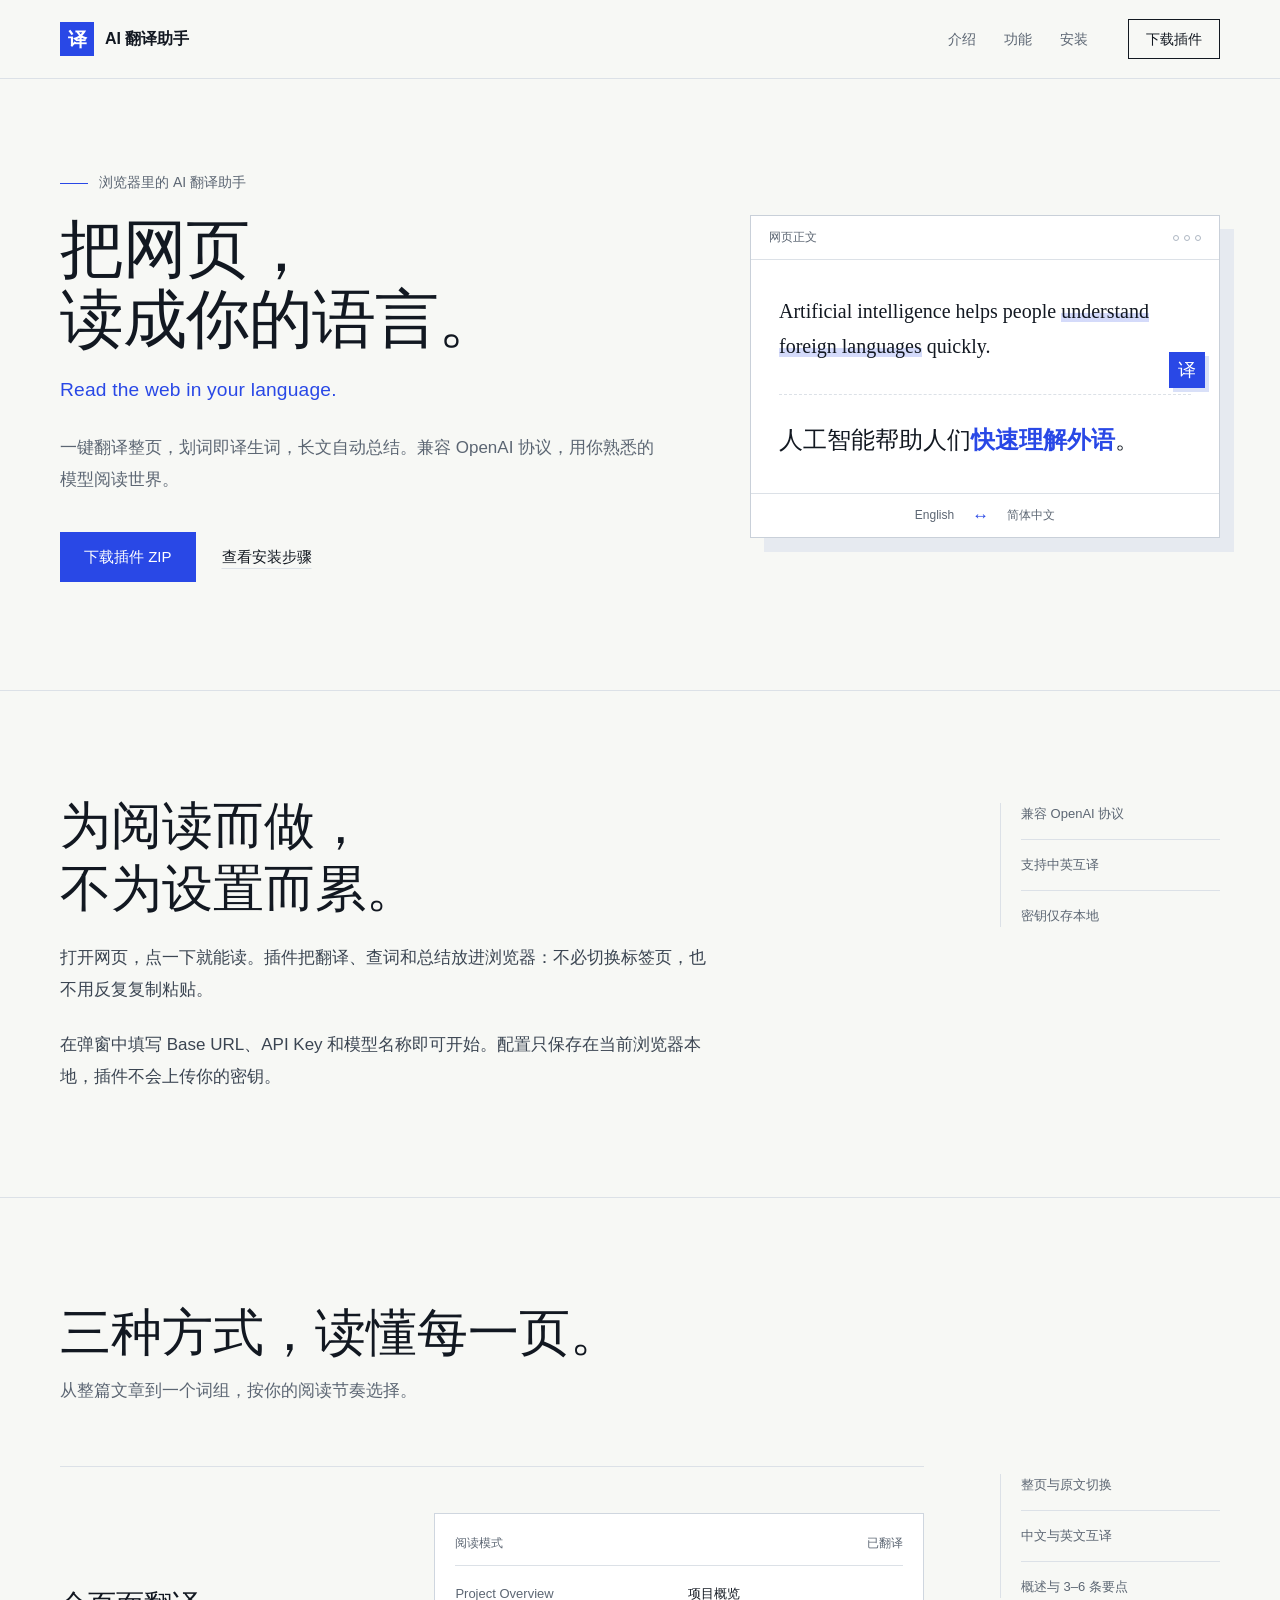
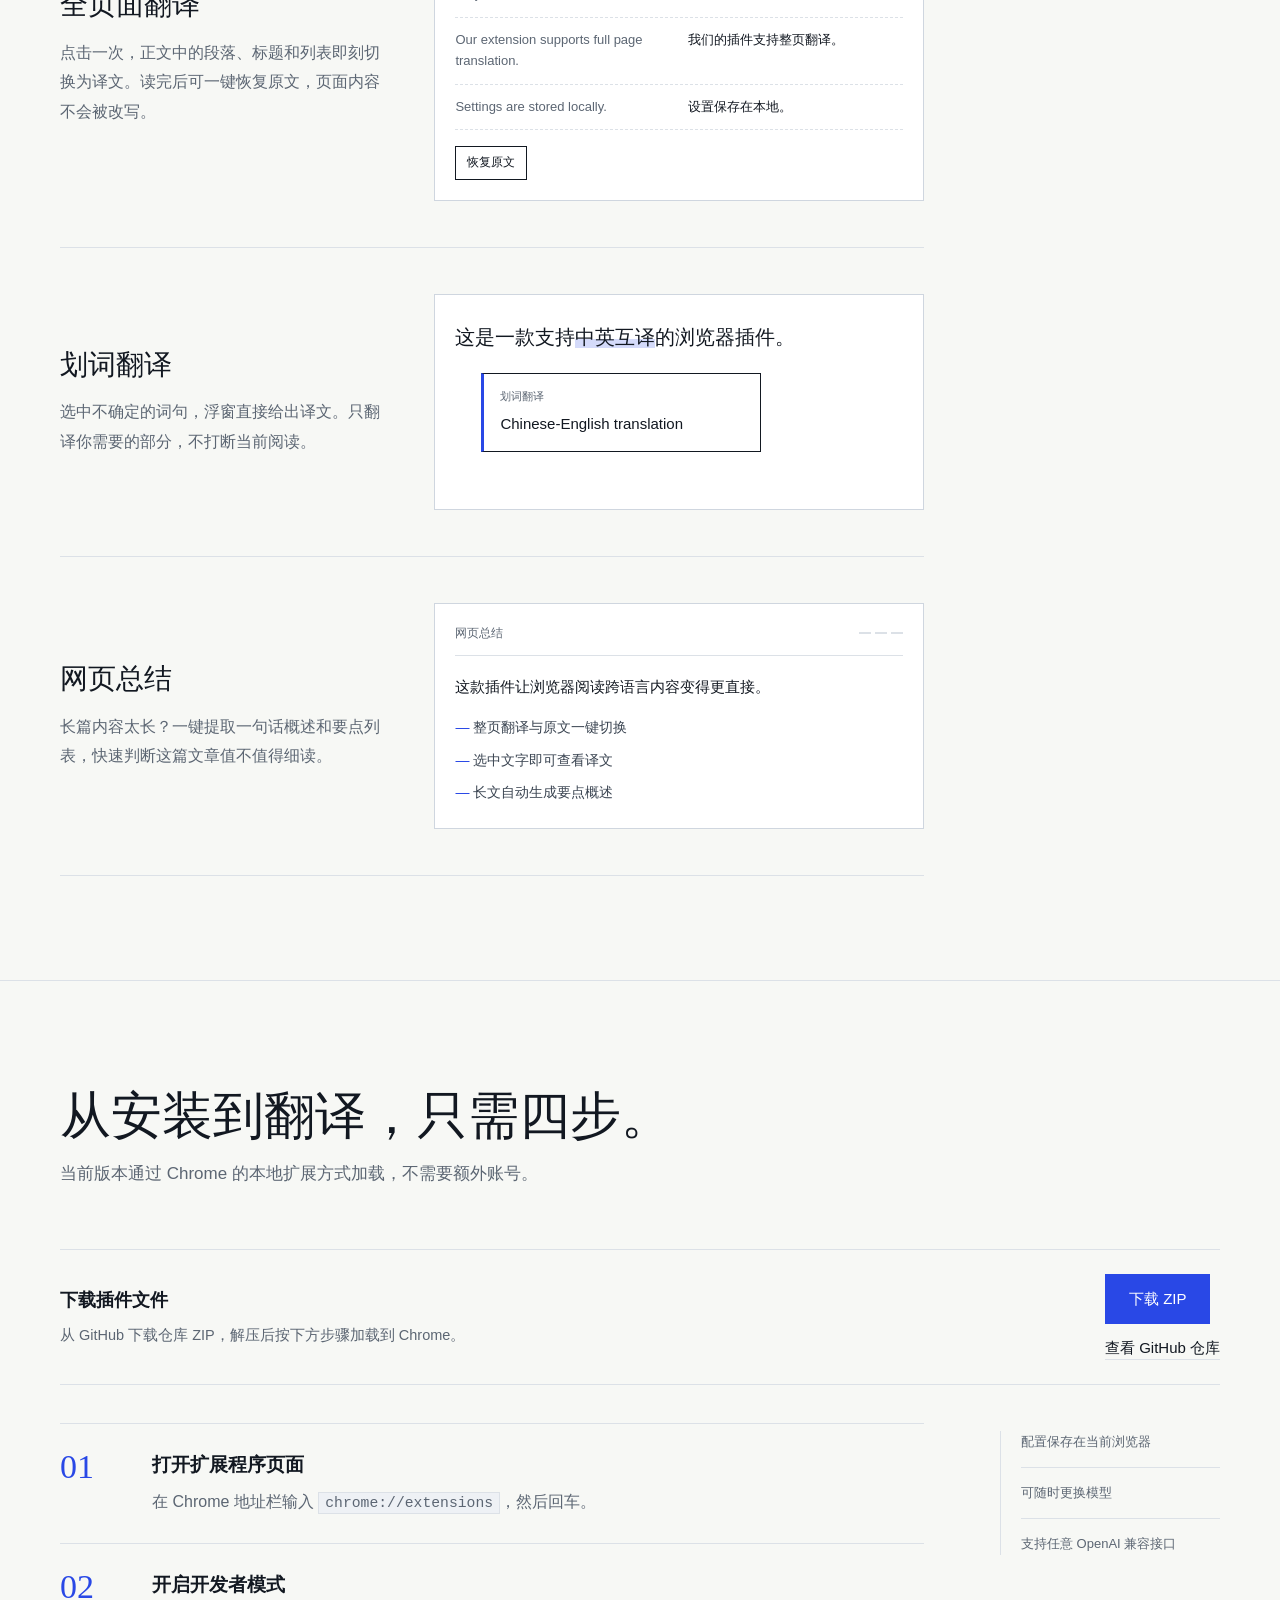
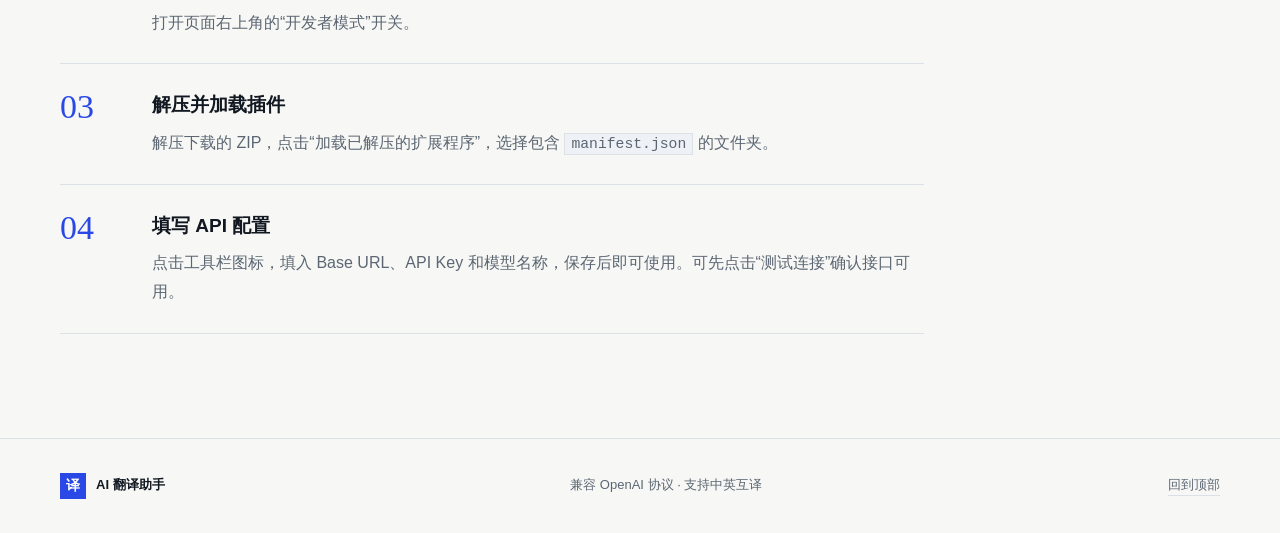
<file: Docs/index.html>
<!DOCTYPE html>
<html lang="zh-CN">
<head>
  <meta charset="UTF-8" />
  <meta name="viewport" content="width=device-width, initial-scale=1" />
  <meta name="description" content="AI 翻译助手：支持全页面翻译、划词翻译与网页总结的 Chrome 插件，兼容 OpenAI 协议，支持中英互译。" />
  <title>AI 翻译助手 · 把网页读成你的语言</title>
  <link rel="icon" href="favicon.svg" type="image/svg+xml" />
  <link rel="stylesheet" href="styles.css" />
</head>
<body>
  <a class="skip-link" href="#main">跳到主要内容</a>

  <header class="site-header" id="top">
    <div class="wrap header-inner">
      <a class="brand" href="#top" aria-label="AI 翻译助手首页">
        <span class="brand-mark" aria-hidden="true">译</span>
        <span class="brand-name">AI 翻译助手</span>
      </a>
      <nav class="site-nav" aria-label="主导航">
        <a href="#about">介绍</a>
        <a href="#features">功能</a>
        <a href="#install">安装</a>
      </nav>
      <a class="header-cta" href="https://github.com/emingze/ai-translator-extension/archive/refs/heads/master.zip" download>下载插件</a>
    </div>
  </header>

  <main id="main">
    <section class="hero" aria-labelledby="hero-title">
      <div class="wrap hero-grid">
        <div class="hero-copy">
          <p class="kicker">浏览器里的 AI 翻译助手</p>
          <h1 id="hero-title">把网页，<br />读成你的语言。</h1>
          <p class="hero-en" lang="en">Read the web in your language.</p>
          <p class="lede">一键翻译整页，划词即译生词，长文自动总结。兼容 OpenAI 协议，用你熟悉的模型阅读世界。</p>
          <div class="hero-actions">
            <a class="button" href="https://github.com/emingze/ai-translator-extension/archive/refs/heads/master.zip" download>下载插件 ZIP</a>
            <a class="quiet-link" href="#install">查看安装步骤</a>
          </div>
        </div>

        <div class="specimen" aria-label="翻译效果示意">
          <div class="specimen-bar">
            <span>网页正文</span>
            <span class="specimen-dots" aria-hidden="true"><i></i><i></i><i></i></span>
          </div>
          <div class="specimen-body">
            <p class="source" lang="en">Artificial intelligence helps people <mark>understand foreign languages</mark> quickly.</p>
            <span class="translate-chip" aria-hidden="true">译</span>
            <p class="target">人工智能帮助人们<strong>快速理解外语</strong>。</p>
          </div>
          <div class="specimen-foot">
            <span lang="en">English</span>
            <span class="swap" aria-hidden="true">↔</span>
            <span>简体中文</span>
          </div>
        </div>
      </div>
    </section>

    <section class="section" id="about" aria-labelledby="about-title">
      <div class="wrap layout">
        <div class="section-main">
          <h2 id="about-title">为阅读而做，<br />不为设置而累。</h2>
          <p class="prose">打开网页，点一下就能读。插件把翻译、查词和总结放进浏览器：不必切换标签页，也不用反复复制粘贴。</p>
          <p class="prose">在弹窗中填写 Base URL、API Key 和模型名称即可开始。配置只保存在当前浏览器本地，插件不会上传你的密钥。</p>
        </div>
        <aside class="margin-note" aria-label="产品要点">
          <p>兼容 OpenAI 协议</p>
          <p>支持中英互译</p>
          <p>密钥仅存本地</p>
        </aside>
      </div>
    </section>

    <section class="section" id="features" aria-labelledby="features-title">
      <div class="wrap">
        <div class="section-intro">
          <h2 id="features-title">三种方式，读懂每一页。</h2>
          <p>从整篇文章到一个词组，按你的阅读节奏选择。</p>
        </div>

        <div class="layout">
          <div class="section-main">
            <article class="feature">
              <div class="feature-copy">
                <h3>全页面翻译</h3>
                <p>点击一次，正文中的段落、标题和列表即刻切换为译文。读完后可一键恢复原文，页面内容不会被改写。</p>
              </div>
              <div class="feature-visual page-visual" aria-hidden="true">
                <div class="visual-bar"><span>阅读模式</span><span>已翻译</span></div>
                <div class="visual-rows">
                  <div class="row-pair"><span lang="en">Project Overview</span><strong>项目概览</strong></div>
                  <div class="row-pair"><span lang="en">Our extension supports full page translation.</span><strong>我们的插件支持整页翻译。</strong></div>
                  <div class="row-pair"><span lang="en">Settings are stored locally.</span><strong>设置保存在本地。</strong></div>
                </div>
                <div class="visual-foot"><span>恢复原文</span></div>
              </div>
            </article>

            <article class="feature">
              <div class="feature-copy">
                <h3>划词翻译</h3>
                <p>选中不确定的词句，浮窗直接给出译文。只翻译你需要的部分，不打断当前阅读。</p>
              </div>
              <div class="feature-visual selection-visual" aria-hidden="true">
                <p class="selection-sentence">这是一款支持<mark>中英互译</mark>的浏览器插件。</p>
                <div class="selection-card">
                  <span class="selection-label">划词翻译</span>
                  <strong lang="en">Chinese-English translation</strong>
                </div>
              </div>
            </article>

            <article class="feature">
              <div class="feature-copy">
                <h3>网页总结</h3>
                <p>长篇内容太长？一键提取一句话概述和要点列表，快速判断这篇文章值不值得细读。</p>
              </div>
              <div class="feature-visual summary-visual" aria-hidden="true">
                <div class="summary-head"><span>网页总结</span><span class="summary-lines"><i></i><i></i><i></i></span></div>
                <p class="summary-lead">这款插件让浏览器阅读跨语言内容变得更直接。</p>
                <ul>
                  <li>整页翻译与原文一键切换</li>
                  <li>选中文字即可查看译文</li>
                  <li>长文自动生成要点概述</li>
                </ul>
              </div>
            </article>
          </div>
          <aside class="margin-note" aria-label="功能补充说明">
            <p>整页与原文切换</p>
            <p>中文与英文互译</p>
            <p>概述与 3–6 条要点</p>
          </aside>
        </div>
      </div>
    </section>

    <section class="section install" id="install" aria-labelledby="install-title">
      <div class="wrap">
        <div class="section-intro">
          <h2 id="install-title">从安装到翻译，只需四步。</h2>
          <p>当前版本通过 Chrome 的本地扩展方式加载，不需要额外账号。</p>
        </div>

        <div class="download-panel">
          <div>
            <h3>下载插件文件</h3>
            <p>从 GitHub 下载仓库 ZIP，解压后按下方步骤加载到 Chrome。</p>
          </div>
          <div class="download-actions">
            <a class="button" href="https://github.com/emingze/ai-translator-extension/archive/refs/heads/master.zip" download>下载 ZIP</a>
            <a class="quiet-link" href="https://github.com/emingze/ai-translator-extension" target="_blank" rel="noopener noreferrer">查看 GitHub 仓库</a>
          </div>
        </div>

        <div class="layout">
          <ol class="section-main steps">
            <li>
              <span class="step-number" aria-hidden="true">01</span>
              <div>
                <h3>打开扩展程序页面</h3>
                <p>在 Chrome 地址栏输入 <code>chrome://extensions</code>，然后回车。</p>
              </div>
            </li>
            <li>
              <span class="step-number" aria-hidden="true">02</span>
              <div>
                <h3>开启开发者模式</h3>
                <p>打开页面右上角的“开发者模式”开关。</p>
              </div>
            </li>
            <li>
              <span class="step-number" aria-hidden="true">03</span>
              <div>
                <h3>解压并加载插件</h3>
                <p>解压下载的 ZIP，点击“加载已解压的扩展程序”，选择包含 <code>manifest.json</code> 的文件夹。</p>
              </div>
            </li>
            <li>
              <span class="step-number" aria-hidden="true">04</span>
              <div>
                <h3>填写 API 配置</h3>
                <p>点击工具栏图标，填入 Base URL、API Key 和模型名称，保存后即可使用。可先点击“测试连接”确认接口可用。</p>
              </div>
            </li>
          </ol>
          <aside class="margin-note" aria-label="安装提示">
            <p>配置保存在当前浏览器</p>
            <p>可随时更换模型</p>
            <p>支持任意 OpenAI 兼容接口</p>
          </aside>
        </div>
      </div>
    </section>
  </main>

  <footer class="site-footer">
    <div class="wrap footer-inner">
      <div class="footer-brand">
        <span class="brand-mark small" aria-hidden="true">译</span>
        <span>AI 翻译助手</span>
      </div>
      <p>兼容 OpenAI 协议 · 支持中英互译</p>
      <a href="#top">回到顶部</a>
    </div>
  </footer>
</body>
</html>
</file>
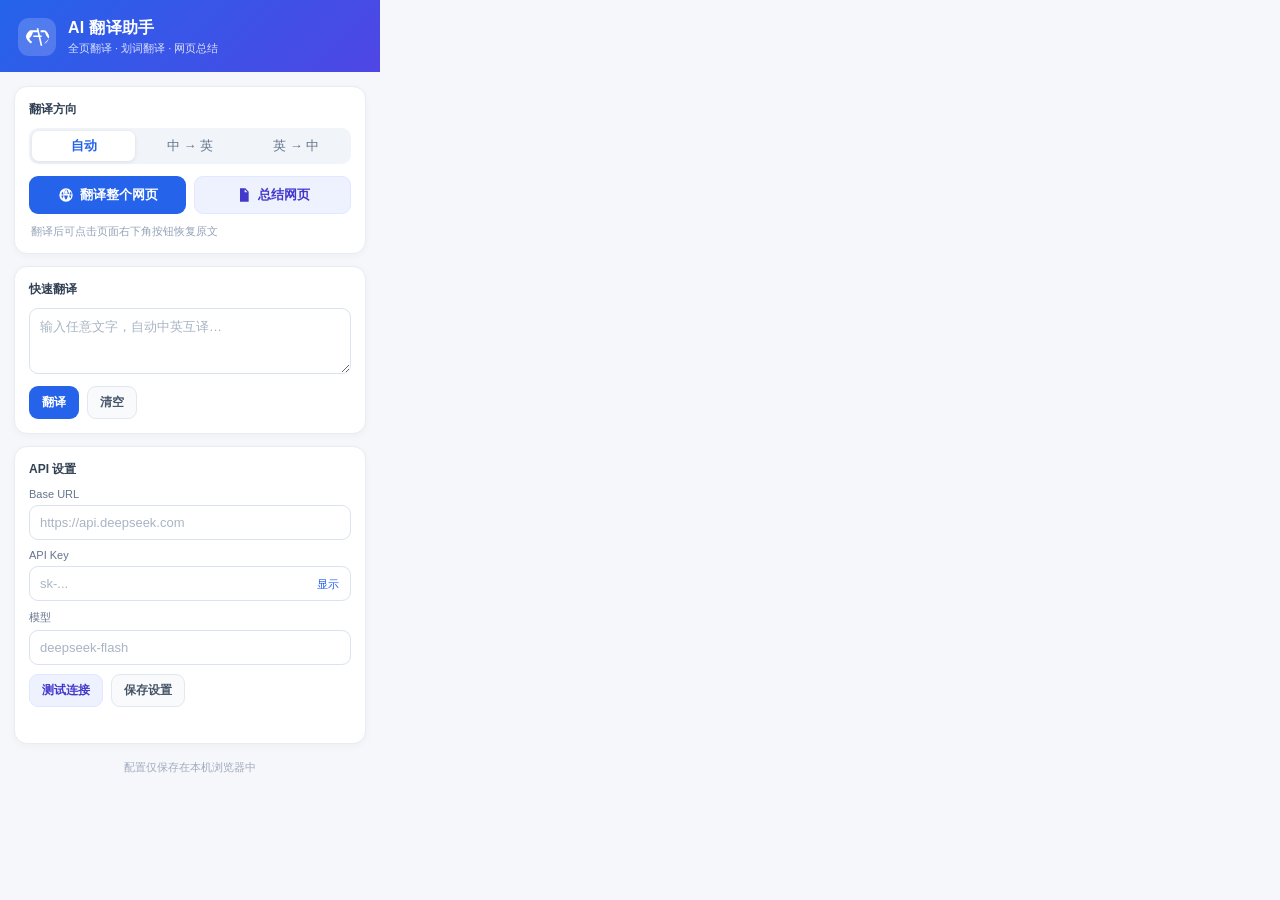
<file: popup.html>
<!DOCTYPE html>
<html lang="zh-CN">
<head>
  <meta charset="UTF-8" />
  <meta name="viewport" content="width=device-width, initial-scale=1.0" />
  <title>AI 翻译助手</title>
  <link rel="stylesheet" href="popup.css" />
</head>
<body>
  <header class="header">
    <div class="logo">
      <svg viewBox="0 0 24 24" aria-hidden="true"><path d="M4 5h9v2H7.6c-.5 2.4-1.8 4.5-3.6 6 .7 1.3 1.7 2.4 2.9 3.3l-1.3 1.5C3.4 16 2 14.3 1.2 12.4L0.9 11l.3-1.4C2 7.7 3.4 6 5.4 4.7L4 5Zm14.6 0 1.4.4c1.3 1.2 2.3 2.7 2.9 4.4l.3 1.4-.3 1.4c-.6 1.8-1.6 3.4-2.9 4.7l-1.4.4 1.3-1.5c1.2-.9 2.2-2 2.9-3.3-1.8-1.5-3.1-3.6-3.6-6H15V5h3.6ZM11.2 3h1.6l3.8 17h-1.6l-3.8-17ZM8 10h8v1.5H8V10Z" fill="currentColor"/></svg>
    </div>
    <div class="header-text">
      <h1>AI 翻译助手</h1>
      <p>全页翻译 · 划词翻译 · 网页总结</p>
    </div>
  </header>

  <main>
    <section class="card">
      <div class="section-title">翻译方向</div>
      <div class="segmented" role="radiogroup" aria-label="翻译方向">
        <label><input type="radio" name="direction" value="auto" checked /><span>自动</span></label>
        <label><input type="radio" name="direction" value="zh-en" /><span>中 → 英</span></label>
        <label><input type="radio" name="direction" value="en-zh" /><span>英 → 中</span></label>
      </div>
      <div class="action-grid">
        <button id="translatePage" class="btn btn-primary">
          <svg viewBox="0 0 24 24" aria-hidden="true"><path d="M12 2a10 10 0 1 0 0 20 10 10 0 0 0 0-20Zm0 1.6c1.5 1.6 2.5 3.8 2.8 6.4H9.2c.3-2.6 1.3-4.8 2.8-6.4ZM6.2 6.7c1 1.2 1.8 2.7 2.2 4.5H5.3c.2-1.6.5-3.1 1-4.5Zm-.9 6.2h3.1c-.4 1.8-1.2 3.3-2.2 4.5-.5-1.4-.8-2.9-1-4.5Zm3.9 0h5.6c-.3 2.6-1.3 4.8-2.8 6.4-1.5-1.6-2.5-3.8-2.8-6.4Zm7.5 0h3.1c-.2 1.6-.5 3.1-1 4.5-1-1.2-1.8-2.7-2.1-4.5Zm.5-1.7c.4-1.8 1.2-3.3 2.2-4.5.5 1.4.8 2.9 1 4.5h-3.2ZM13.6 4c1.5 1.6 2.5 3.8 2.8 6.4H9.6c.3-2.6 1.3-4.8 2.8-6.4Z" fill="currentColor"/></svg>
          翻译整个网页
        </button>
        <button id="summarizePage" class="btn btn-secondary">
          <svg viewBox="0 0 24 24" aria-hidden="true"><path d="M6 2h8l5 5v15H6V2Zm7 1.8V8h4.2L13 3.8ZM8.5 11h8v1.5h-8V11Zm0 3.5h8V16h-8v-1.5Zm0 3.5h5V19.5h-5V18Z" fill="currentColor"/></svg>
          总结网页
        </button>
      </div>
      <p class="hint">翻译后可点击页面右下角按钮恢复原文</p>
    </section>

    <section class="card">
      <div class="section-title">快速翻译</div>
      <textarea id="quickInput" rows="3" placeholder="输入任意文字，自动中英互译…"></textarea>
      <div class="btn-row">
        <button id="quickTranslate" class="btn btn-primary btn-sm">翻译</button>
        <button id="clearResult" class="btn btn-ghost btn-sm">清空</button>
      </div>
      <div id="result" class="result" hidden></div>
    </section>

    <section class="card">
      <div class="section-title">
        API 设置
        <span id="saveStatus" class="save-status"></span>
      </div>
      <label class="field">
        <span>Base URL</span>
        <input id="baseUrl" type="text" placeholder="https://api.deepseek.com" autocomplete="off" spellcheck="false" />
      </label>
      <label class="field">
        <span>API Key</span>
        <span class="input-wrap">
          <input id="apiKey" type="password" placeholder="sk-..." autocomplete="off" spellcheck="false" />
          <button id="toggleKey" class="text-btn" type="button">显示</button>
        </span>
      </label>
      <label class="field">
        <span>模型</span>
        <input id="model" type="text" placeholder="deepseek-flash" autocomplete="off" spellcheck="false" />
      </label>
      <div class="btn-row">
        <button id="testConnection" class="btn btn-secondary btn-sm">测试连接</button>
        <button id="saveConfig" class="btn btn-ghost btn-sm">保存设置</button>
      </div>
      <p id="settingsMsg" class="msg"></p>
    </section>
  </main>

  <footer>配置仅保存在本机浏览器中</footer>
  <div id="popupToast" class="popup-toast" hidden></div>
  <script src="popup.js"></script>
</body>
</html>
</file>
<file: Docs/styles.css>
:root {
  --paper: #f7f8f5;
  --surface: #ffffff;
  --ink: #121821;
  --muted: #5c6673;
  --rule: #dce1e7;
  --accent: #2948e6;
  --accent-dark: #1d37c4;
  --wash: #eef1f5;
  --display: "Iowan Old Style", "Palatino Linotype", "Songti SC", "STSong", "Noto Serif SC", SimSun, serif;
  --sans: -apple-system, BlinkMacSystemFont, "Segoe UI", "PingFang SC", "Microsoft YaHei", sans-serif;
  --mono: ui-monospace, SFMono-Regular, Menlo, Consolas, monospace;
}

*,
*::before,
*::after {
  box-sizing: border-box;
}

html {
  scroll-behavior: smooth;
}

body {
  margin: 0;
  background: var(--paper);
  color: var(--ink);
  font-family: var(--sans);
  font-size: 16px;
  line-height: 1.6;
  -webkit-font-smoothing: antialiased;
}

a {
  color: inherit;
}

a:focus-visible {
  outline: 2px solid var(--accent);
  outline-offset: 4px;
}

.wrap {
  width: min(100% - 80px, 1160px);
  margin-inline: auto;
}

.skip-link {
  position: absolute;
  left: 16px;
  top: -60px;
  z-index: 10;
  padding: 10px 16px;
  background: var(--ink);
  color: #fff;
  text-decoration: none;
}

.skip-link:focus {
  top: 12px;
}

.site-header {
  border-bottom: 1px solid var(--rule);
}

.header-inner {
  display: flex;
  align-items: center;
  gap: 40px;
  min-height: 78px;
}

.brand {
  display: inline-flex;
  align-items: center;
  gap: 11px;
  text-decoration: none;
  font-weight: 600;
  white-space: nowrap;
}

.brand-mark {
  display: inline-grid;
  place-items: center;
  width: 34px;
  height: 34px;
  background: var(--accent);
  color: #fff;
  font-family: var(--display);
  font-size: 19px;
  line-height: 1;
}

.brand-mark.small {
  width: 26px;
  height: 26px;
  font-size: 14px;
}

.site-nav {
  display: flex;
  gap: 28px;
  margin-left: auto;
}

.site-nav a {
  color: var(--muted);
  text-decoration: none;
  font-size: 14px;
}

.site-nav a:hover {
  color: var(--accent);
}

.header-cta {
  display: inline-block;
  padding: 8px 17px;
  border: 1px solid var(--ink);
  text-decoration: none;
  font-size: 14px;
  white-space: nowrap;
  transition: background 0.15s ease, color 0.15s ease;
}

.header-cta:hover {
  background: var(--ink);
  color: #fff;
}

.hero {
  padding: 92px 0 108px;
  border-bottom: 1px solid var(--rule);
}

.hero-grid {
  display: grid;
  grid-template-columns: minmax(0, 1.12fr) minmax(360px, 0.88fr);
  gap: 72px;
  align-items: center;
}

.kicker {
  margin: 0 0 22px;
  color: var(--muted);
  font-size: 14px;
}

.kicker::before {
  content: "";
  display: inline-block;
  width: 28px;
  height: 1px;
  margin-right: 11px;
  background: var(--accent);
  vertical-align: middle;
}

h1,
h2,
h3 {
  font-family: var(--display);
  font-weight: 500;
}

h1 {
  margin: 0;
  font-size: clamp(3rem, 5vw, 4.9rem);
  line-height: 1.09;
  letter-spacing: -0.015em;
}

.hero-en {
  margin: 20px 0 0;
  color: var(--accent);
  font-size: clamp(1rem, 1.5vw, 1.2rem);
  letter-spacing: 0.01em;
}

.lede {
  max-width: 35em;
  margin: 26px 0 0;
  color: var(--muted);
  font-size: 17px;
  line-height: 1.9;
}

.hero-actions {
  display: flex;
  align-items: center;
  gap: 26px;
  margin-top: 36px;
}

.button {
  display: inline-block;
  padding: 13px 24px;
  background: var(--accent);
  color: #fff;
  text-decoration: none;
  font-size: 15px;
  transition: background 0.15s ease;
}

.button:hover {
  background: var(--accent-dark);
}

.quiet-link {
  color: var(--ink);
  font-size: 15px;
  text-decoration: underline;
  text-decoration-color: var(--rule);
  text-underline-offset: 6px;
}

.quiet-link:hover {
  color: var(--accent);
  text-decoration-color: var(--accent);
}

.specimen {
  width: 100%;
  max-width: 470px;
  justify-self: end;
  background: var(--surface);
  border: 1px solid #c9d0d9;
  box-shadow: 14px 14px 0 #e6eaf0;
}

.specimen-bar,
.specimen-foot {
  display: flex;
  align-items: center;
  justify-content: space-between;
  padding: 12px 18px;
  color: var(--muted);
  font-size: 12px;
}

.specimen-bar {
  border-bottom: 1px solid var(--rule);
}

.specimen-dots {
  display: inline-flex;
  gap: 5px;
}

.specimen-dots i {
  width: 6px;
  height: 6px;
  border: 1px solid #aeb7c3;
  border-radius: 50%;
}

.specimen-body {
  position: relative;
  padding: 34px 28px 32px;
}

.source {
  margin: 0;
  font-family: var(--display);
  font-size: 20px;
  line-height: 1.75;
}

mark {
  background: linear-gradient(transparent 58%, rgba(41, 72, 230, 0.2) 58%);
  color: inherit;
}

.translate-chip {
  position: absolute;
  right: 14px;
  top: 92px;
  display: grid;
  place-items: center;
  width: 36px;
  height: 36px;
  background: var(--accent);
  color: #fff;
  font-family: var(--display);
  font-size: 18px;
  box-shadow: 4px 4px 0 #d9e0f8;
  animation: chip-in 0.4s ease-out 0.5s both;
}

.target {
  margin: 30px 0 0;
  padding-top: 26px;
  border-top: 1px dashed var(--rule);
  font-family: var(--display);
  font-size: 24px;
  line-height: 1.65;
  animation: specimen-in 0.6s ease-out 0.1s both;
}

.target strong {
  color: var(--accent);
  font-weight: 600;
}

.specimen-foot {
  justify-content: center;
  gap: 18px;
  border-top: 1px solid var(--rule);
}

.swap {
  color: var(--accent);
  font-size: 17px;
  line-height: 1;
}

@keyframes specimen-in {
  from { opacity: 0; transform: translateY(10px); }
  to { opacity: 1; transform: translateY(0); }
}

@keyframes chip-in {
  from { opacity: 0; transform: translateY(6px) scale(0.9); }
  to { opacity: 1; transform: translateY(0) scale(1); }
}

.section {
  padding: 104px 0;
  border-bottom: 1px solid var(--rule);
}

.layout {
  display: grid;
  grid-template-columns: minmax(0, 1fr) 220px;
  gap: 76px;
  align-items: start;
}

.section-main {
  min-width: 0;
}

.section h2,
.section-intro h2 {
  margin: 0;
  font-size: clamp(2.2rem, 4vw, 3.4rem);
  line-height: 1.22;
}

.prose {
  max-width: 38em;
  margin: 22px 0 0;
  color: #3b4552;
  font-size: 17px;
  line-height: 1.9;
}

.margin-note {
  margin-top: 8px;
  padding-left: 20px;
  border-left: 1px solid var(--rule);
  color: var(--muted);
  font-size: 13px;
  line-height: 1.7;
}

.margin-note p {
  margin: 0;
}

.margin-note p + p {
  margin-top: 14px;
  padding-top: 14px;
  border-top: 1px solid var(--rule);
}

.section-intro {
  margin-bottom: 62px;
}

.section-intro p {
  margin: 12px 0 0;
  color: var(--muted);
  font-size: 17px;
}

.download-panel {
  display: flex;
  align-items: center;
  justify-content: space-between;
  gap: 36px;
  margin-bottom: 38px;
  padding: 24px 0;
  border-top: 1px solid var(--rule);
  border-bottom: 1px solid var(--rule);
}

.download-panel h3 {
  margin: 0 0 8px;
  font-family: var(--sans);
  font-size: 18px;
  font-weight: 600;
}

.download-panel p {
  margin: 0;
  color: var(--muted);
  font-size: 14.5px;
  line-height: 1.7;
}

.download-actions {
  display: flex;
  flex: none;
  flex-direction: column;
  align-items: flex-start;
  gap: 12px;
}

.feature {
  display: grid;
  grid-template-columns: minmax(0, 0.8fr) minmax(0, 1.2fr);
  gap: 48px;
  align-items: center;
  padding: 46px 0;
  border-top: 1px solid var(--rule);
}

.feature:last-child {
  border-bottom: 1px solid var(--rule);
}

.feature h3 {
  margin: 0 0 14px;
  font-size: 28px;
  line-height: 1.3;
}

.feature-copy p {
  margin: 0;
  color: var(--muted);
  line-height: 1.85;
}

.feature-visual {
  min-height: 216px;
  padding: 20px;
  background: var(--surface);
  border: 1px solid #cfd6df;
}

.visual-bar,
.summary-head {
  display: flex;
  align-items: center;
  justify-content: space-between;
  padding-bottom: 12px;
  border-bottom: 1px solid var(--rule);
  color: var(--muted);
  font-size: 12px;
}

.visual-rows {
  margin-top: 6px;
}

.row-pair {
  display: grid;
  grid-template-columns: 1fr 1fr;
  gap: 18px;
  padding: 12px 0;
  border-bottom: 1px dashed var(--rule);
  font-size: 13px;
  line-height: 1.6;
}

.row-pair span {
  color: var(--muted);
}

.row-pair strong {
  font-weight: 500;
}

.visual-foot {
  display: inline-block;
  margin-top: 16px;
  padding: 6px 11px;
  border: 1px solid var(--ink);
  font-size: 12px;
}

.selection-sentence {
  margin: 4px 0 0;
  font-family: var(--display);
  font-size: 20px;
  line-height: 1.8;
}

.selection-card {
  width: min(280px, 100%);
  margin: 18px 0 0 26px;
  padding: 14px 16px;
  background: var(--surface);
  border: 1px solid var(--ink);
  border-left: 3px solid var(--accent);
}

.selection-label {
  display: block;
  margin-bottom: 6px;
  color: var(--muted);
  font-size: 11px;
}

.selection-card strong {
  font-size: 15px;
  font-weight: 500;
}

.summary-lines {
  display: inline-flex;
  gap: 4px;
}

.summary-lines i {
  width: 12px;
  height: 2px;
  background: var(--rule);
}

.summary-lead {
  margin: 18px 0 12px;
  font-size: 15px;
  line-height: 1.7;
}

.summary-visual ul {
  margin: 0;
  padding: 0;
  list-style: none;
  font-size: 14px;
}

.summary-visual li {
  position: relative;
  padding: 5px 0 5px 18px;
  color: #3b4552;
}

.summary-visual li::before {
  content: "—";
  position: absolute;
  left: 0;
  color: var(--accent);
}

.steps {
  margin: 0;
  padding: 0;
  list-style: none;
}

.steps li {
  display: grid;
  grid-template-columns: 66px 1fr;
  gap: 26px;
  padding: 26px 0;
  border-top: 1px solid var(--rule);
}

.steps li:last-child {
  border-bottom: 1px solid var(--rule);
}

.step-number {
  color: var(--accent);
  font-family: var(--display);
  font-size: 34px;
  line-height: 1;
}

.steps h3 {
  margin: 0 0 8px;
  font-family: var(--sans);
  font-size: 19px;
  font-weight: 600;
}

.steps p {
  margin: 0;
  color: var(--muted);
  line-height: 1.8;
}

code {
  padding: 2px 6px;
  background: var(--wash);
  border: 1px solid var(--rule);
  font-family: var(--mono);
  font-size: 0.92em;
}

.site-footer {
  padding: 34px 0;
}

.footer-inner {
  display: flex;
  align-items: center;
  justify-content: space-between;
  gap: 24px;
  color: var(--muted);
  font-size: 13px;
}

.footer-brand {
  display: inline-flex;
  align-items: center;
  gap: 10px;
  color: var(--ink);
  font-weight: 600;
}

.footer-inner p {
  margin: 0;
}

.footer-inner a {
  text-decoration: none;
  border-bottom: 1px solid var(--rule);
}

.footer-inner a:hover {
  color: var(--accent);
  border-color: var(--accent);
}

@media (max-width: 980px) {
  .wrap {
    width: min(100% - 48px, 1160px);
  }

  .hero {
    padding: 72px 0 88px;
  }

  .hero-grid {
    grid-template-columns: 1fr;
    gap: 56px;
  }

  .specimen {
    max-width: 520px;
    justify-self: start;
  }

  .layout {
    grid-template-columns: 1fr;
    gap: 28px;
  }

  .margin-note {
    display: grid;
    grid-template-columns: repeat(3, 1fr);
    gap: 16px;
    margin-top: 12px;
    padding: 18px 0 0;
    border-left: 0;
    border-top: 1px solid var(--rule);
  }

  .margin-note p,
  .margin-note p + p {
    margin: 0;
    padding: 0;
    border: 0;
  }

  .feature {
    grid-template-columns: 1fr;
    gap: 24px;
    padding: 38px 0;
  }
}

@media (max-width: 640px) {
  .wrap {
    width: calc(100% - 36px);
  }

  .header-inner {
    gap: 14px;
    min-height: 66px;
  }

  .site-nav {
    display: none;
  }

  .header-cta {
    margin-left: auto;
    padding: 7px 13px;
    font-size: 13px;
  }

  .brand-name {
    font-size: 14px;
  }

  .hero {
    padding: 56px 0 72px;
  }

  h1 {
    font-size: clamp(2.7rem, 11vw, 4rem);
  }

  .kicker {
    font-size: 13px;
  }

  .lede {
    font-size: 15.5px;
  }

  .hero-actions {
    flex-direction: column;
    align-items: flex-start;
    gap: 16px;
  }

  .specimen {
    box-shadow: 8px 8px 0 #e6eaf0;
  }

  .specimen-body {
    padding: 26px 20px;
  }

  .source {
    font-size: 17px;
  }

  .target {
    font-size: 20px;
  }

  .translate-chip {
    right: 12px;
    top: 78px;
    width: 32px;
    height: 32px;
    font-size: 16px;
  }

  .section {
    padding: 72px 0;
  }

  .section h2,
  .section-intro h2 {
    font-size: clamp(2rem, 8vw, 2.8rem);
  }

  .section-intro {
    margin-bottom: 42px;
  }

  .section-intro p {
    font-size: 15.5px;
  }

  .prose {
    font-size: 15.5px;
  }

  .download-panel {
    flex-direction: column;
    align-items: flex-start;
    gap: 20px;
    margin-bottom: 26px;
    padding: 20px 0;
  }

  .download-actions {
    width: 100%;
  }

  .margin-note {
    grid-template-columns: 1fr;
    gap: 8px;
  }

  .margin-note p + p {
    padding-top: 8px;
    border-top: 1px solid var(--rule);
  }

  .feature-visual {
    padding: 16px;
  }

  .row-pair {
    grid-template-columns: 1fr;
    gap: 5px;
  }

  .selection-sentence {
    font-size: 18px;
  }

  .selection-card {
    margin-left: 12px;
  }

  .steps li {
    grid-template-columns: 44px 1fr;
    gap: 16px;
    padding: 22px 0;
  }

  .step-number {
    font-size: 26px;
  }

  .footer-inner {
    flex-direction: column;
    align-items: flex-start;
    gap: 14px;
  }
}

@media (prefers-reduced-motion: reduce) {
  html {
    scroll-behavior: auto;
  }

  *,
  *::before,
  *::after {
    animation: none !important;
    transition: none !important;
  }
}
</file>
<file: popup.css>
* { box-sizing: border-box; }

body {
  width: 380px;
  margin: 0;
  padding: 0;
  font-family: -apple-system, BlinkMacSystemFont, "Segoe UI", "PingFang SC", "Microsoft YaHei", sans-serif;
  color: #1e293b;
  background: #f5f7fb;
  font-size: 13px;
}

.header {
  display: flex;
  align-items: center;
  gap: 12px;
  padding: 18px 18px 16px;
  color: #fff;
  background: linear-gradient(135deg, #2563eb 0%, #4f46e5 100%);
}

.logo {
  width: 38px;
  height: 38px;
  flex: none;
  display: grid;
  place-items: center;
  border-radius: 11px;
  background: rgba(255, 255, 255, 0.18);
}

.logo svg { width: 25px; height: 25px; }

.header-text h1 { margin: 0; font-size: 16px; font-weight: 650; letter-spacing: 0.3px; }
.header-text p { margin: 2px 0 0; font-size: 11px; opacity: 0.82; }

main { padding: 14px; display: grid; gap: 12px; }

.card {
  padding: 14px;
  border-radius: 13px;
  background: #fff;
  border: 1px solid #e8ecf3;
  box-shadow: 0 2px 8px rgba(15, 23, 42, 0.035);
}

.section-title {
  display: flex;
  align-items: center;
  justify-content: space-between;
  margin-bottom: 10px;
  font-weight: 650;
  font-size: 12px;
  color: #334155;
}

.segmented {
  display: flex;
  gap: 3px;
  padding: 3px;
  border-radius: 9px;
  background: #f1f5f9;
}

.segmented label { flex: 1; position: relative; text-align: center; }
.segmented input { position: absolute; opacity: 0; pointer-events: none; }
.segmented span {
  display: block;
  padding: 6px 4px;
  border-radius: 7px;
  color: #64748b;
  cursor: pointer;
  white-space: nowrap;
}
.segmented input:checked + span {
  background: #fff;
  color: #2563eb;
  font-weight: 600;
  box-shadow: 0 1px 4px rgba(15, 23, 42, 0.1);
}

.action-grid { display: grid; grid-template-columns: 1fr 1fr; gap: 8px; margin-top: 12px; }

.btn {
  display: inline-flex;
  align-items: center;
  justify-content: center;
  gap: 6px;
  padding: 9px 10px;
  border-radius: 9px;
  border: 1px solid transparent;
  font: inherit;
  font-weight: 600;
  cursor: pointer;
  transition: transform 0.12s ease, background 0.12s ease;
}
.btn:hover { transform: translateY(-1px); }
.btn:active { transform: translateY(0); }
.btn svg { width: 16px; height: 16px; flex: none; }
.btn-primary { background: #2563eb; color: #fff; }
.btn-primary:hover { background: #1d4ed8; }
.btn-secondary { background: #eef2ff; color: #4338ca; border-color: #e0e7ff; }
.btn-secondary:hover { background: #e0e7ff; }
.btn-ghost { background: #f8fafc; color: #475569; border-color: #e2e8f0; }
.btn-ghost:hover { background: #f1f5f9; }
.btn-sm { padding: 7px 12px; font-size: 12px; }

.hint { margin: 10px 2px 0; font-size: 11px; color: #94a3b8; }

textarea, input {
  width: 100%;
  border: 1px solid #dbe3ee;
  border-radius: 9px;
  padding: 9px 10px;
  font: inherit;
  color: #1e293b;
  background: #fff;
  outline: none;
}
textarea { resize: vertical; min-height: 66px; }
textarea:focus, input:focus { border-color: #60a5fa; box-shadow: 0 0 0 3px rgba(59, 130, 246, 0.12); }
textarea::placeholder, input::placeholder { color: #a9b4c4; }

.btn-row { display: flex; gap: 8px; margin-top: 9px; }

.result {
  margin-top: 10px;
  padding: 11px 12px;
  border-radius: 9px;
  background: #f8fafc;
  border: 1px solid #e8eef6;
  white-space: pre-wrap;
  word-break: break-word;
  max-height: 220px;
  overflow: auto;
  line-height: 1.6;
}
.result-title { display: block; margin-bottom: 6px; font-size: 11px; color: #2563eb; font-weight: 650; }

.save-status { font-size: 11px; font-weight: 400; color: #16a34a; }
.field { display: block; margin-top: 9px; }
.field > span:first-child { display: block; margin-bottom: 5px; color: #64748b; font-size: 11px; }
.input-wrap { position: relative; display: block; }
.input-wrap input { padding-right: 52px; }
.text-btn {
  position: absolute;
  right: 6px;
  top: 50%;
  transform: translateY(-50%);
  border: 0;
  background: transparent;
  color: #2563eb;
  font: inherit;
  font-size: 11px;
  cursor: pointer;
}
.msg { margin: 8px 0 0; min-height: 14px; font-size: 11px; color: #64748b; }
.msg.error { color: #dc2626; }
.msg.success { color: #16a34a; }

footer { padding: 2px 16px 16px; text-align: center; color: #a1aabb; font-size: 11px; }

.popup-toast {
  position: fixed;
  left: 50%;
  bottom: 22px;
  transform: translateX(-50%);
  padding: 8px 14px;
  border-radius: 8px;
  background: rgba(15, 23, 42, 0.92);
  color: #fff;
  font-size: 12px;
  white-space: nowrap;
  z-index: 10;
}
</file>
